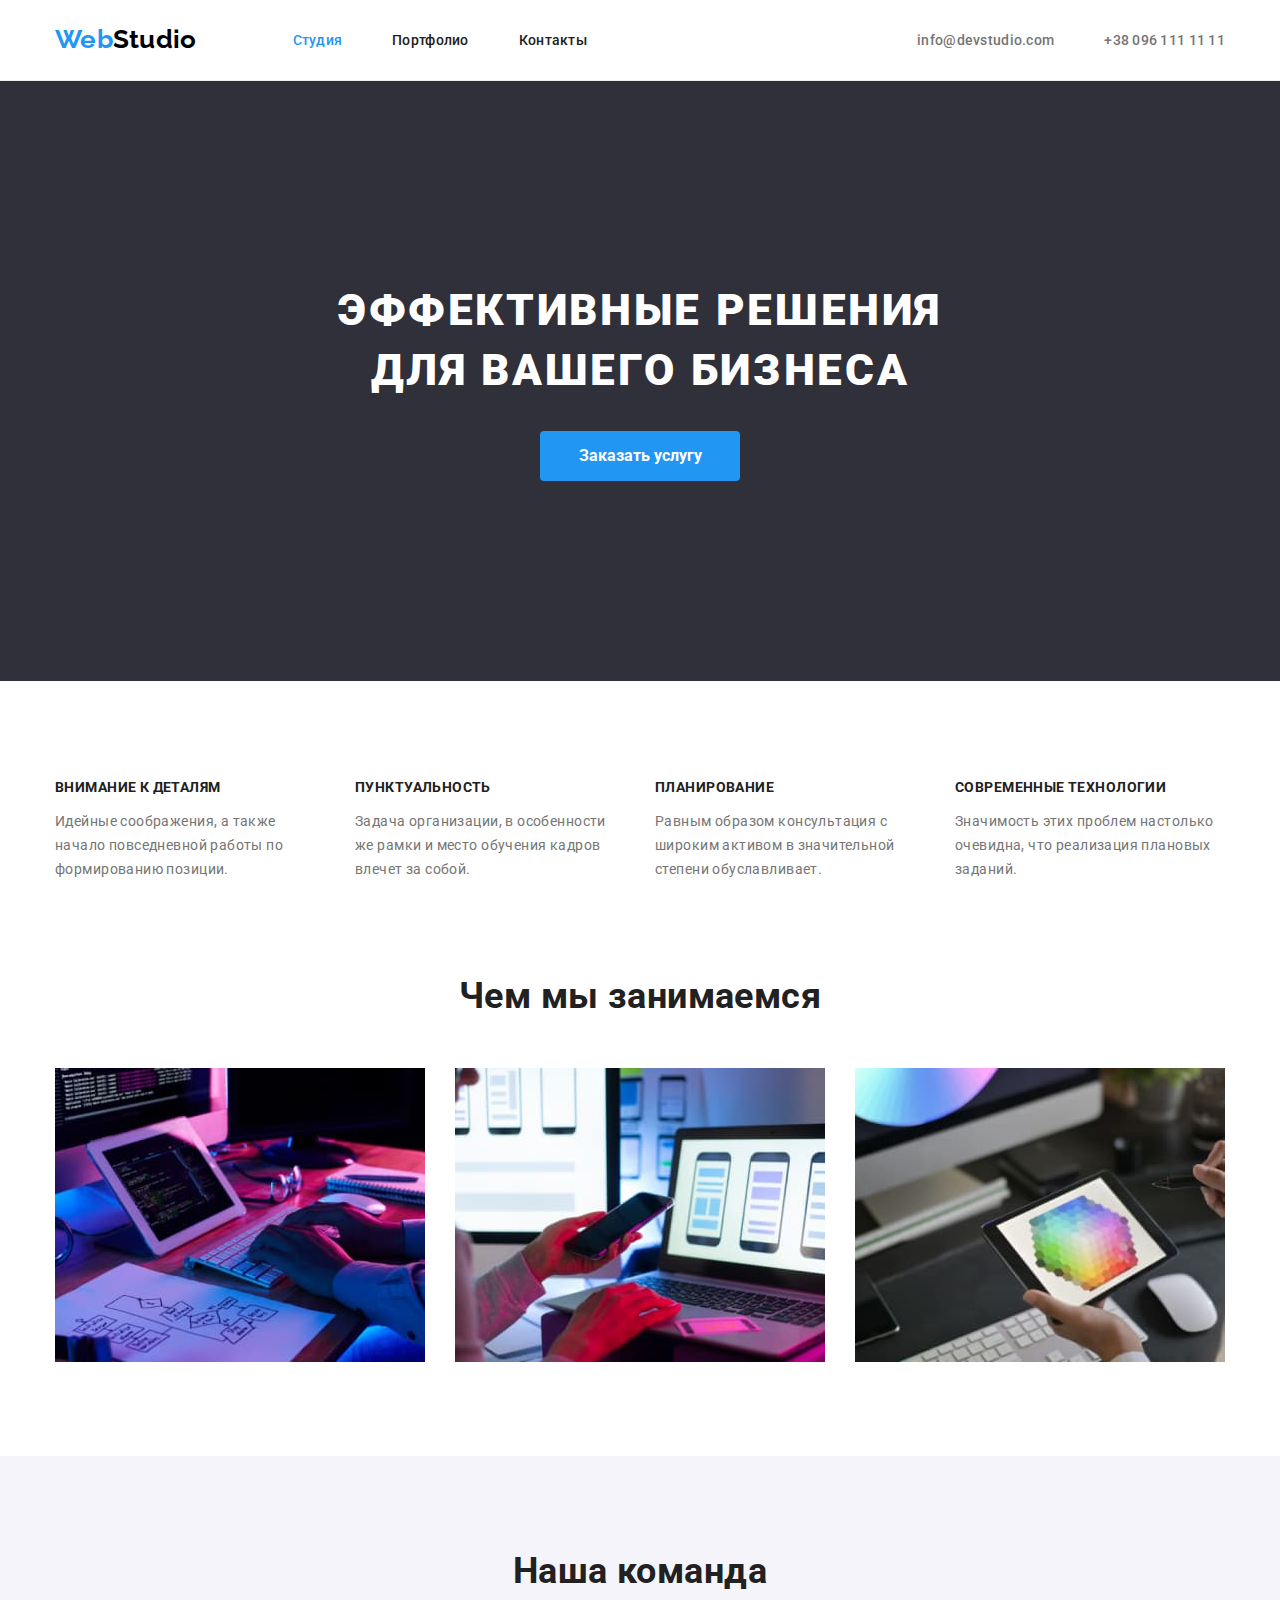
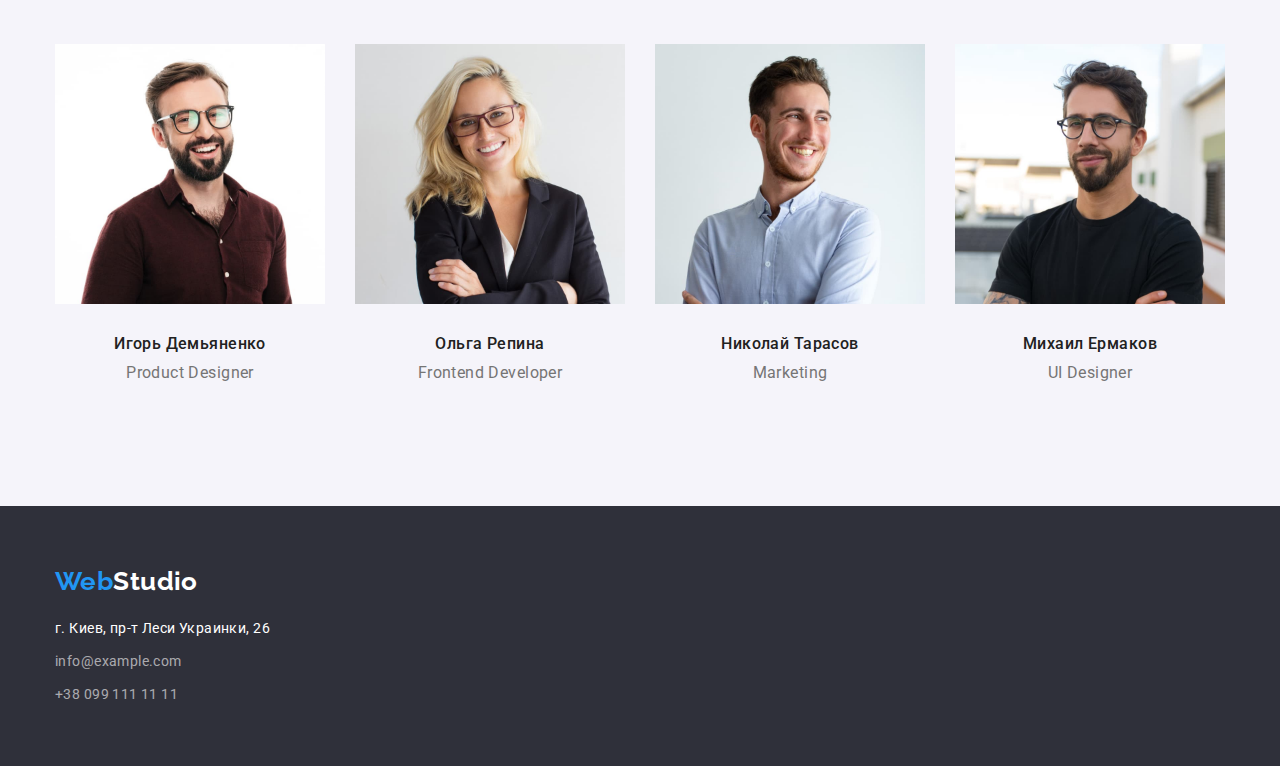
<file: index.html>
<!DOCTYPE html>
<html lang="ru">
<head>
    <meta charset="UTF-8">
    <meta http-equiv="X-UA-Compatible" content="IE=edge">
    <meta name="viewport" content="width=device-width, initial-scale=1.0">
    <title>Homework 1</title>
    <link 
        href="https://fonts.googleapis.com/css2?family=Raleway:wght@700&family=Roboto:wght@400;500;700;900&display=swap"
        rel="stylesheet">
    <link 
        rel="stylesheet" 
        href="https://cdnjs.cloudflare.com/ajax/libs/modern-normalize/1.1.0/modern-normalize.min.css">
    <link 
        rel="stylesheet" 
        href="./css/style.css">
    
</head>
<body>
    <!--Шапка сайту-->
        <header class="page-header">
            <div class="header-nav container">
                <a href="./index.html" lang="us" class="logo-link logo"> Web<span class="studio-header">Studio</span></a>
                <nav class="nav">
                    <ul class="site-nav list">
                        <li>
                            <a class="link-nav current" href="#">Студия</a>
                        </li>
                        <li>
                            <a class="link-nav" href="./portfolio.html">Портфолио</a>
                        </li>
                        <li>
                            <a class="link-nav" href="#">Контакты</a>
                        </li>
                    </ul>
                </nav>
                <div class="auth-nav">
                    <a class="auth-link" href="mailto:info@devstudio.com">info@devstudio.com</a>
                    <a class="auth-link" href="tel:+380961111111">+38 096 111 11 11</a>
                </div>
            </div>

        </header>

    <main>
        <!--Герой-->
        <section class="hero">
            <div class="container">
                <h1 class="hero-title">Эффективные решения для вашего бизнеса</h1>
                <button class="button-hero button" type="button">Заказать услугу</button>
            </div>
        </section>
        
        <!-- Наши преимущества -->
        <section class="section benefits">
            <div class="container">
                <!-- <h2>Наши преимущества</h2> -->
                <ul class="benefits-list list">
                    <li class="text">
                        <h3 class="benefits-title">Внимание к деталям</h3>
                        <p>Идейные соображения, а также начало повседневной работы по формированию позиции.</p>
                    </li>
                    <li class="text">
                        <h3 class="benefits-title">Пунктуальность</h3>
                        <p>Задача организации, в особенности же рамки и место обучения кадров влечет за собой.</p>
                    </li>
                    <li class="text">
                        <h3 class="benefits-title">Планирование</h3>
                        <p>Равным образом консультация с широким активом в значительной степени обуславливает.</p>
                    </li>
                    <li class="text">
                        <h3 class="benefits-title">Современные технологии</h3>
                        <p>Значимость этих проблем настолько очевидна, что реализация плановых заданий.</p>
                    </li>
                </ul>
            </div>
        </section>
        
        <section class="section activity">
            <div class="container">
                <h3 class="activity-title">Чем мы занимаемся</h3>
                <ul class="activity-list list">
                    <li class="pic"><img src="./images/development.jpg" width="370" alt="Разработка"></li>
                    <li class="pic"><img src="./images/adaptive.jpg" width="370" alt="Адаптивность приложений"></li>
                    <li class="pic"><img src="./images/design.jpg" width="370" alt="Дизайн"></li>
                </ul>
            </div>
        </section>
        
        <section class="section team">
            <div class="container">
                <h3 class="team-title">Наша команда</h3>
                <ul class="team-list list">
                    <li class="card">
                        <img src="./images/Product_Designer.jpg" width="270" height="260" alt="Product Designer Игорь Демьяненко">
                        <div class="text">
                            <h3 class="caption">Игорь Демьяненко</h3>
                            <p>Product Designer</p>
                        </div>
                    </li>
                    <li class="card">
                        <img src="./images/Frontend_Developer.jpg" width="270" height="260" alt="Frontend Developer Ольга Репина">
                        <div class="text">
                            <h3 class="caption">Ольга Репина</h3>
                            <p>Frontend Developer</p>
                        </div>
                    </li>
                    <li class="card">
                        <img src="./images/Marketing.jpg" width="270" height="260" alt="Marketing Николай Тарасов">
                        <div class="text">
                            <h3 class="caption">Николай Тарасов</h3>
                            <p>Marketing</p>
                        </div>
                    </li>
                    <li class="card">
                        <img src="./images/UI_Designer.jpg" width="270" height="260" alt="UI Designer Михаил Ермаков">
                        <div class="text">
                            <h3 class="caption">Михаил Ермаков</h3>
                            <p>UI Designer</p>
                        </div>
                    </li>
                </ul>
            </div>
        </section>
    </main>

        <!--Підвал сайту-->
        <footer class="footer">
            <div class="container">
                <div class="fotter-container">
                    <a href="./index.html" lang="us" class="logo-link logo"> Web<span class="studio-footer">Studio</span></a>
                    
                    <address class="address">
                        <a class="link-white" href="#">г. Киев, пр-т Леси Украинки, 26</a>
                        <a class="link" href="mailto:info@example.com">info@example.com</a>
                        <a class="link" href="tel:+380991111111">+38 099 111 11 11</a>
                    </address>
                </div>
            </div>
        </footer>

</body>
</html>
</file>
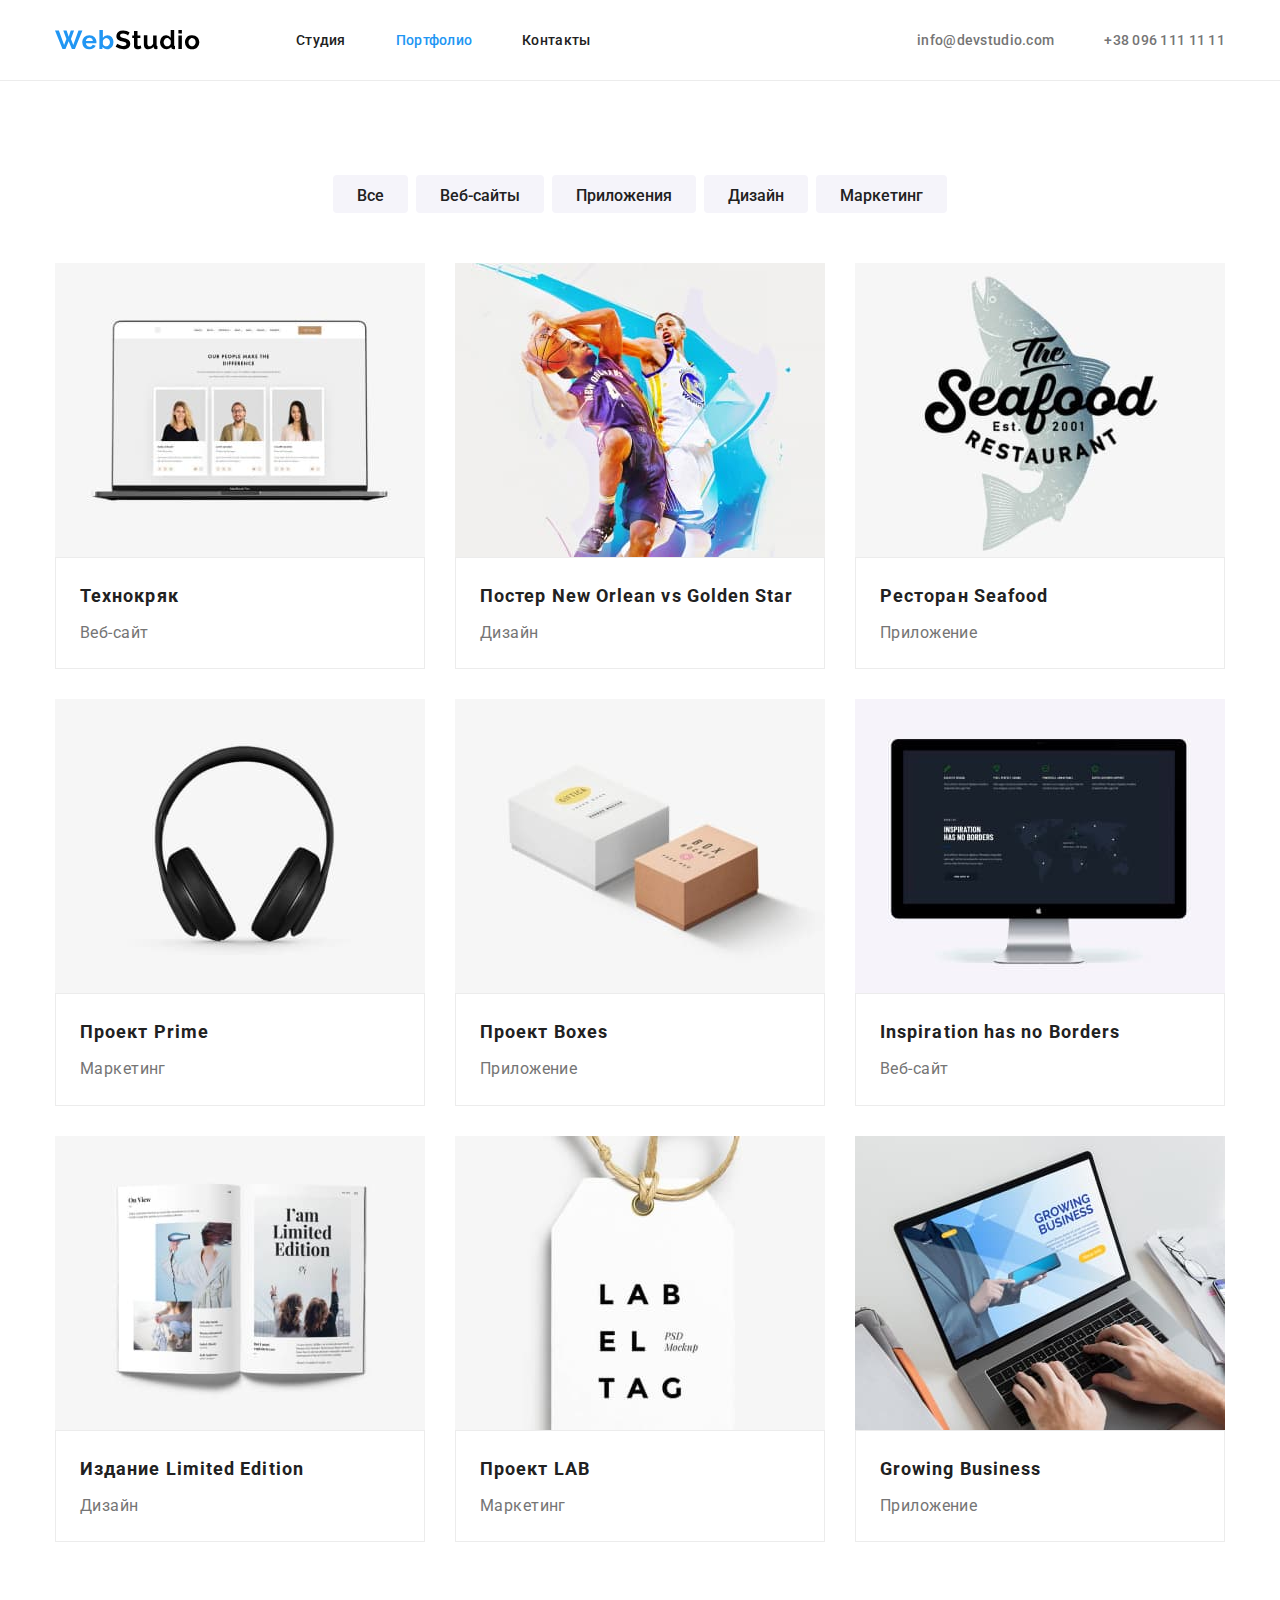
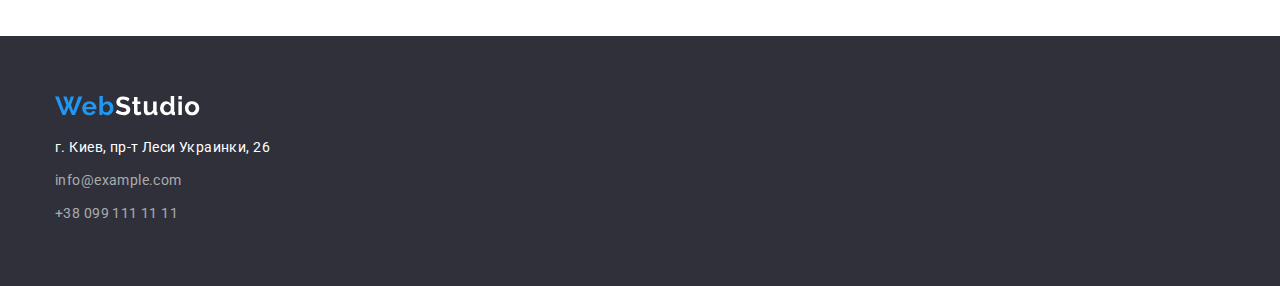
<file: portfolio.html>
<!DOCTYPE html>
<html lang="ru">
<head>
    <meta charset="UTF-8">
    <meta http-equiv="X-UA-Compatible" content="IE=edge">
    <meta name="viewport" content="width=device-width, initial-scale=1.0">
    <title>Homework 2</title>
    <link 
        href="https://fonts.googleapis.com/css2?family=Raleway:wght@700&family=Roboto:wght@400;500;700;900&display=swap"
        rel="stylesheet">
    <link 
        rel="stylesheet" 
        href="https://cdnjs.cloudflare.com/ajax/libs/modern-normalize/1.1.0/modern-normalize.min.css">
    <link 
        rel="stylesheet" 
        href="./css/style.css">
    
</head>
<body>

    <!--Шапка сайту-->
        <header class="page-header">
            <div class="header-nav container ">
                <a href="./index.html">
                    <img class="logo" src="./images/logo.svg" alt="WebStudio">
                </a>
                <nav class="nav">
                    <ul class="site-nav list">
                        <li>
                            <a class="link-nav" href="./index.html">Студия</a>
                        </li>
                        <li>
                            <a class="link-nav current" href="#">Портфолио</a>
                        </li>
                        <li>
                            <a class="link-nav" href="#">Контакты</a>
                        </li>
                    </ul>
                </nav>
                <div class="auth-nav">
                    <a class="auth-link" href="mailto:info@devstudio.com">info@devstudio.com</a>
                    <a class="auth-link" href="tel:+380961111111">+38 096 111 11 11</a>
                </div>
            </div>
        </header>

    <!--Унікальний контекст-->
    <main>
        <!-- <h1>Портфолио</h1> -->
        <section class="section">
            <div class="container">
                <ul class="filter-nav list">
                    <li class="item">
                        <button class="button filter" type="button">Все</button>
                    </li>
                    <li class="item">
                        <button class="button filter" type="button">Веб-сайты</button>
                    </li>
                    <li class="item">
                        <button class="button filter" type="button">Приложения</button>
                    </li>
                    <li class="item">
                        <button class="button filter" type="button">Дизайн</button>
                    </li>
                    <li class="item">
                        <button class="button filter" type="button">Маркетинг</button>
                    </li>
                </ul>
            </div>

            <div class="container">
                <ul class="filter-main list">
                    <li class="pic">
                        <img src="./images/Технокряк.jpg" 
                            width="370" alt="веб-сайт: Технокряк">
                        <div class="text">
                            <h2 class="title">Технокряк</h2>
                            <p>Веб-сайт</p>
                        </div>
                    </li>
                    <li class="pic">
                        <img src="./images/Постер_New_Orlean_vs_Golden_Star.jpg" 
                            width="370"
                            alt="дизайн: постер New Orlean vs Golden Star">
                        <div class="text">
                            <h2 class="title">Постер New Orlean vs Golden Star</h2>
                            <p>Дизайн</p>
                        </div>
                    </li>
                    <li class="pic">
                        <img src="./images/Ресторан_Seafood.jpg" width="370" alt="Приложение: Ресторан Seafood">
                        <div class="text">
                            <h2 class="title">Ресторан Seafood</h2>
                            <p>Приложение</p>
                        </div>
                    </li>
                    <li class="pic">
                        <img src="./images/Проект_Prime.jpg" width="370" alt="Маркетинг: Проект Prime">
                        <div class="text">
                            <h2 class="title">Проект Prime</h2>
                            <p>Маркетинг</p>
                        </div>
                    </li>
                    <li class="pic">
                        <img src="./images/Проект_Boxes.jpg" width="370" alt="приложение: Проект Boxes">
                        <div class="text">
                            <h2 class="title">Проект Boxes</h2>
                            <p>Приложение</p>
                        </div>
                    </li>
                    <li class="pic">
                        <img src="./images/Inspiration_has_no_Borders.jpg" width="370" alt="веб-сайт: Inspiration has no Borders">
                        <div class="text">
                            <h2 class="title">Inspiration has no Borders</h2>
                            <p>Веб-сайт</p>
                        </div>
                    </li>
                    <li class="pic">
                        <img src="./images/Издание_Limited_Edition.jpg" width="370" alt="Дизайн: Издание Limited Edition">
                        <div class="text">
                            <h2 class="title">Издание Limited Edition</h2>
                            <p>Дизайн</p>
                        </div>
                    </li>
                    <li class="pic">
                        <img src="./images/Проект_LAB.jpg" width="370" alt="Маркетинг: Проект LAB">
                        <div class="text">
                            <h2 class="title">Проект LAB</h2>
                            <p>Маркетинг</p>
                        </div>
                    </li>
                    <li class="pic">
                        <img src="./images/Growing_Business.jpg" width="370" alt="Приложение: Growing Business">
                        <div class="text">
                            <h2 class="title">Growing Business</h2>
                            <p>Приложение</p>
                        </div>
                    </li>
                </ul>
            </div>
        </section>
    </main>

    <!--Підвал сайту-->
        <footer class="footer">
            <div class="container">
                <div class="fotter-container">
                    <a href="./index.html">
                        <img class="logo" src="./images/logo_footer.svg" alt="WebStudio">
                    </a>
                    <address class="address">
                        <a class="link-white" href="#">г. Киев, пр-т Леси Украинки, 26</a>
                        <a class="link" href="mailto:info@example.com">info@example.com</a>
                        <a class="link" href="tel:+380991111111">+38 099 111 11 11</a>
                    </address>
                </div>
            </div>
        </footer>
</body>
</html>
</file>
<file: css/style.css>
:root {
    --main-text-color: #757575;
    --title-text-color: #212121;
    --accent-text-color: #2196f3;
    --main-bg-color: #ffffff;
    --minor-bg-color: #2f303a;
    --white-color: #ffffff;
    --footer-color: rgba(255, 255, 255, 0.6);
    --bgc-team-section: #f5f4fa;
    --color-logo-header: #000000;
}

html {
    box-sizing: border-box;
}

*, 
*::before, 
*::after {
    box-sizing: inherit;
}

body {
    background-color: var(--main-bg-color) ;
    color: var(--main-text-color);
    font-family: Roboto, sans-serif;
    font-size: 14px;
    font-weight: normal;
    font-style: normal;
    letter-spacing: 0.03em;
}

h1,h2,h3,h4,h5,h6 {
    color: var(--title-text-color);
    margin-top: 0;
    margin-bottom: 0;
}

p,ul {
    margin-top: 0;
    margin-bottom: 0;
}

a {
    text-decoration: none;
    color: inherit;
}

img {
    display: block;
    max-width: 100%;
    height: auto;
}

.address {
    font-style: normal;
}

.section {
    padding-top: 94px;
    padding-bottom: 94px;
}

/* container */
.container {
    width: 1200px;
    padding-left: 15px;
    padding-right: 15px;
    margin-left: auto;
    margin-right: auto;
    text-align: center;
}

.list {
    list-style: none;
    padding-left: 0;
    margin: 0;
}

.header-nav {
    background-color: var(--white-color);
    font-weight: 500;
    letter-spacing: 0.02em;
    display: flex;
    align-items: center;
    /* border-bottom: 1px solid #ECECEC; */
}

.page-header {
    border-bottom: 1px solid #ececec;
}

/* logo */

.logo {
    font-family: Raleway, sans-serif;
    font-size: 26px;
    font-weight: bold;
    line-height: 1.2;
}

.logo-link {
    color: var(--accent-text-color);
}

.studio-header {
    color: var(--color-logo-header);
}

.studio-footer {
    color: var(--white-color);
}

/* nav */

.site-nav {
    display: flex;
    padding-left: 0;
    margin-left: 96px;
}

.link-nav {
    color: var(--title-text-color);
    display: block;
    padding-top: 32px;
    padding-bottom: 32px;
    cursor: pointer;
}

.site-nav :not(:last-child) {
    margin-right: 50px;
}

.auth-nav {
    display: flex;
    margin-left: auto;
}

.auth-nav .auth-link + .auth-link {
    margin-left: 50px;
}

.auth-link {
    color: var(--main-text-color);
}

.link-nav:hover,
.link-nav:focus {
    color: var(--accent-text-color);
}

.link-nav.current {
    color: var(--accent-text-color);
}

.auth-link:hover,
.auth-link:focus {
    color: var(--accent-text-color);
}

/* HERO */

.hero {
    background-color: var(--minor-bg-color);
    letter-spacing: 0.06em;
    padding-top: 200px;
    padding-bottom: 200px;
}

.hero-title {
    color: var(--white-color);
    font-size: 44px;
    font-weight: 900;
    text-transform: uppercase;
    width: 696px;
    letter-spacing: 0.06em;
    line-height: 1.36;
    
    margin-bottom: 30px;
    margin-left: auto;
    margin-right: auto;
}

/* btn */

.button {
    font-size: 16px;
    cursor: pointer;
    font-family: Roboto, sans-serif;
    border-radius: 4px;
    text-align: center;
    border: none;
    min-width: 73px;
}

.button-hero {
    font-weight: bold;
    line-height: 1.9;
    background-color: var(--accent-text-color);
    color: var(--white-color);
    padding: 10px 32px;
    min-width: 200px;
}

/* main index.html */
/* benefits */

.benefits {
    padding-bottom: 0;
} 

.benefits-title {
    font-weight: bold;
    font-size: 14px;
    text-transform:uppercase;
    margin-bottom: 10px;
}

.benefits-list {
    display: flex;
    text-align: left;
    line-height: 24px;
}

.benefits-list .text {
    width: 270px;
}

.benefits-list .text + .text {
    margin-left: 30px;
}

/* activity */

.activity-title,
.team-title {
    font-size: 36px;
    text-align: center;
    line-height: 1.2;
    margin-bottom: 50px;
}

.activity-list {
    display: flex;
    justify-content: center;
}

.activity-list .pic + .pic {
    margin-left: 30px;
}

/* team */

.team {
    background-color: var(--bgc-team-section);
}

.team-list {
    display: flex;
}

.team,
.caption {
    font-size: 16px;
    line-height: 1.2;
}

.caption {
    font-weight: 500;
    margin-bottom: 10px;
    margin-top: 30px;
}

/* team card */

.card> .text {
    padding-bottom: 30px;
}

.team-list .card + .card {
    margin-left: 30px;
}

/* портфоліо */

/* btn effects */

.filter-nav :hover,
.filter-nav :focus {
    background-color: var(--accent-text-color);
    color: var(--white-color);
    border-radius: 4px;
}

/* Filter section */

.filter {
    font-weight: 500;
    line-height: 1.6;
    background-color: var(--bgc-team-section);
    color: var(--title-text-color);
    height: 38px;
    padding: 6px 22px;
    border: 2px solid transparent;
}

.filter-nav {
    display: flex;
    padding-left: 0;
    justify-content: center;
    margin-bottom: 50px;
}

.filter-nav .item +.item {
    margin-left: 8px;
}

.filter-main {
    font-size: 16px;
    line-height: 1.9;
    text-align: left;
    display: flex;
    flex-wrap: wrap;
}


.filter-main .title {
    letter-spacing: 0.06em;
    font-weight: 700;
    font-size: 18px;
    line-height: 2;
    margin-bottom: 4px;
}

.filter-main .pic {
    width: calc(100%-60px /3);
    margin-right: 30px;
    margin-bottom: 30px;
}

.filter-main .pic:nth-child(3n) {
    margin-right: 0;
}

.filter-main .pic:nth-last-child(-n+3) {
    margin-bottom: 0;
}

.pic> .text {
    padding: 20px 24px;
    border: 1px solid #ECECEC;
}


/* FOOTER */

.footer {
    background-color: var(--minor-bg-color);
    line-height: 1.7;
    padding-top: 60px;
    padding-bottom: 60px;
}

.fotter-container {
    text-align: left;
}

.footer .logo {
    display: block;
    margin-bottom: 20px;
}

.address {
    display: flex;
    flex-direction: column;
}

.address .link + .link {
    margin-top: 9px;
}

.address .link {
    color: var(--footer-color);
}

.address .link-white {
    color: var(--white-color);
    margin-bottom: 9px;
}

.address :hover,
.address :focus {
    color: var(--accent-text-color);
}
</file>
